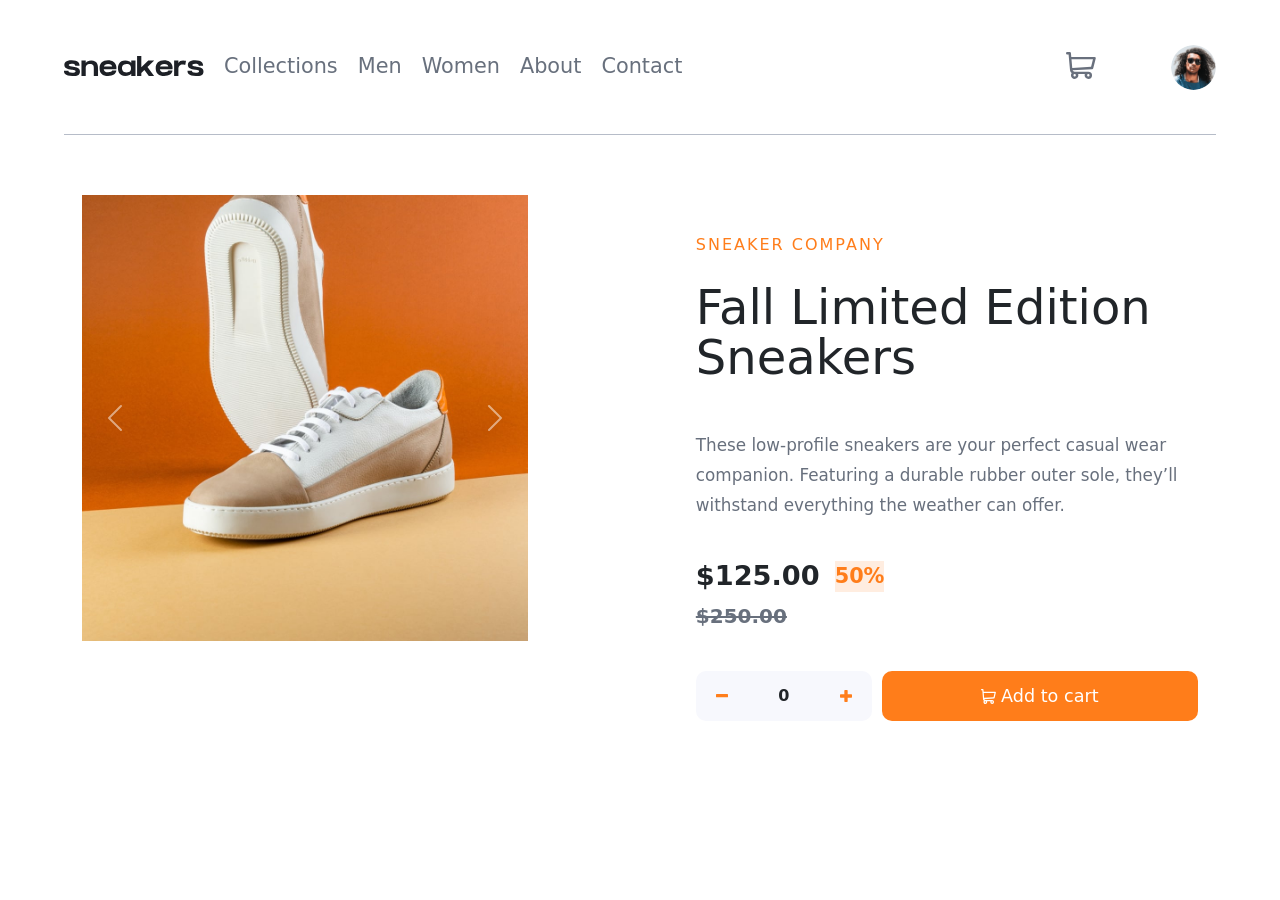
<file: index.html>
<!DOCTYPE html>
<html lang="en">
<head>
  <meta charset="UTF-8">
  <meta name="viewport" content="width=device-width, initial-scale=1.0"> <!-- displays site properly based on user's device -->
  <link rel="icon" type="image/png" sizes="32x32" href="./images/favicon-32x32.png">
  <link rel="stylesheet" href="style.css">
  <link href="https://cdn.jsdelivr.net/npm/bootstrap@5.1.3/dist/css/bootstrap.min.css" rel="stylesheet" integrity="sha384-1BmE4kWBq78iYhFldvKuhfTAU6auU8tT94WrHftjDbrCEXSU1oBoqyl2QvZ6jIW3" crossorigin="anonymous">
  <title>E-commerce product page | Frontend Mentor</title>
</head>
<body>
    <header>
      <div class="nav-container">
          <div class="burger"></div>
          <div class="logo-links">
          <div class="logo"></div>
          <div class="links">
            <ul>
              <li><a href="/error 404/index.html">Collections</a></li>
              <li><a href="/error 404/index.html">Men</a></li>
              <li><a href="/error 404/index.html">Women</a></li>
              <li><a href="/error 404/index.html">About</a></li>
              <li><a href="/error 404/index.html">Contact</a></li>
            </ul>
          </div>
        </div>
          <div class="cart-dp">
            <div class="cart">
              <div class="cart-number">0</div>
            </div>
            <div class="display-image"></div>
          </div>
      </div>
      <nav class="menu">
        <div class="side-menu">
          <div class="side-container">
          <div class="close"></div>
          <div class="side-links">
            <ul>
              <li><a href="/error 404/index.html" class="col">Collections</a></li>
              <li><a href="/error 404/index.html">Men</a></li>
              <li><a href="/error 404/index.html">Women</a></li>
              <li><a href="/error 404/index.html">About</a></li>
              <li><a href="/error 404/index.html">Contact</a></li>
            </ul>
          </div>
          </div>
        </div>
      </nav>

      <div class="cart-card">

        <div class="card-head">
          <h1>
            Cart
          </h1>
          <div class="line"></div>
        </div>

        <div class="main-card">

          <p class="empty">
            Your cart is empty
          </p>

          <div class="prod"></div>

          <!-- <div class="prod">
            <img src="/images/image-product-1-thumbnail.jpg" alt="cart item thumbnail" class="cart-thumb">
          <div class="added-product">
            <p>Autumn Limited Edition Sneakers</p>
          <div class="quantity">
            <p>$125.00 x 3 <span class="total">$375.00</span></p>            
          </div>
          </div>
          <img src="/images/icon-delete.svg" alt="delete cart item" class="delete">
          </div> -->
        </div>

        <div class="checkout">
          <a href="/error 404/index.html">Checkout</a>
        </div>
      </div>
            
    </header>
    <main>
      <div class="container">
        <div class="kicks">
          <div id="carouselExampleControls" class="carousel slide" data-ride="carousel">
            <div class="carousel-inner">
              <div class="carousel-item active">
                <img class="d-block w-100" src="/images/image-product-1.jpg" alt="First slide">
              </div>
              <div class="carousel-item">
                <img class="d-block w-100" src="/images/image-product-2.jpg" alt="Second slide">
              </div>
              <div class="carousel-item">
                <img class="d-block w-100" src="/images/image-product-3.jpg" alt="Third slide">
              </div>
            </div>
            <a class="carousel-control-prev" href="#carouselExampleControls" role="button" data-slide="prev">
              <span class="carousel-control-prev-icon" aria-hidden="true"></span>
              <span class="sr-only"></span>
            </a>
            <a class="carousel-control-next" href="#carouselExampleControls" role="button" data-slide="next">
              <span class="carousel-control-next-icon" aria-hidden="true"></span>
              <span class="sr-only"></span>
            </a>
          </div>
          <!-- <div class="previous arrow"><img src="/images/icon-previous.svg" alt="Right button"></div>
        <div class="next arrow"><img src="/images/icon-next.svg" alt="Next button"></div>
          <img src="/images/image-product-1.jpg" alt="" srcset="" class="shoe shoe 1">
          <div class="shoe-thumbs">
            <div class="thumb one">
              <div class="overlay"></div>
              <img src="/images/image-product-1-thumbnail.jpg" alt="Thumbnail 1">
            </div>
            <div class="thumb">
              <div class="overlay"></div>
              <img src="/images/image-product-2-thumbnail.jpg" alt="Thumbnail 2">
            </div>
            <div class="thumb">
              <div class="overlay"></div>
              <img src="/images/image-product-3-thumbnail.jpg" alt="Thumbnail 3">
            </div>
            <div class="thumb">
              <div class="overlay"></div>
              <img src="/images/image-product-4-thumbnail.jpg" alt="Thumbnail 4"></div>
          </div> -->
        </div>
        <div class="kick-details">
          <h2 class="company-name">Sneaker Company</h2>
          <h1 class="ltd-edition">Fall Limited Edition Sneakers</h1>
          <p class="shoe-desc">
            These low-profile sneakers are your perfect casual wear companion. Featuring a durable rubber outer sole, they’ll withstand everything the weather can offer.
          </p>
          <div class="pricing">
            <div class="discount">
              <div class="actual-price">$125.00</div>
              <div class="percent-discount">50%</div>
            </div>
            <div class="old-price">$250.00</div>
          </div>
          <div class="add-cart">
            <div class="sub-add">
              <img src="/images/icon-minus.svg" alt="minus" class="minus">
              <span class="count">0</span>
              <img src="/images/icon-plus.svg" alt="plus" class="plus">
            </div>
            <div class="add-btn"><img src="/images/icon-cart.svg" alt="cart button" srcset="" class="filter-white">Add to cart</div>
          </div>
        </div>
      </div>
    </main>
  <div class="attribution">
    Challenge by <a href="https://www.frontendmentor.io?ref=challenge" target="_blank">Frontend Mentor</a>. 
    Coded by <a target="_blank" href="https://www.divineobeten.netlify.app">Divine Obeten</a>.
  </div>
  <script src="/app.js"></script>
  <script src="https://cdn.jsdelivr.net/npm/jquery@3.5.1/dist/jquery.slim.min.js" integrity="sha384-DfXdz2htPH0lsSSs5nCTpuj/zy4C+OGpamoFVy38MVBnE+IbbVYUew+OrCXaRkfj" crossorigin="anonymous"></script>
  <script src="https://cdn.jsdelivr.net/npm/bootstrap@4.6.1/dist/js/bootstrap.bundle.min.js" integrity="sha384-fQybjgWLrvvRgtW6bFlB7jaZrFsaBXjsOMm/tB9LTS58ONXgqbR9W8oWht/amnpF" crossorigin="anonymous"></script>
</body>
</html>
</file>
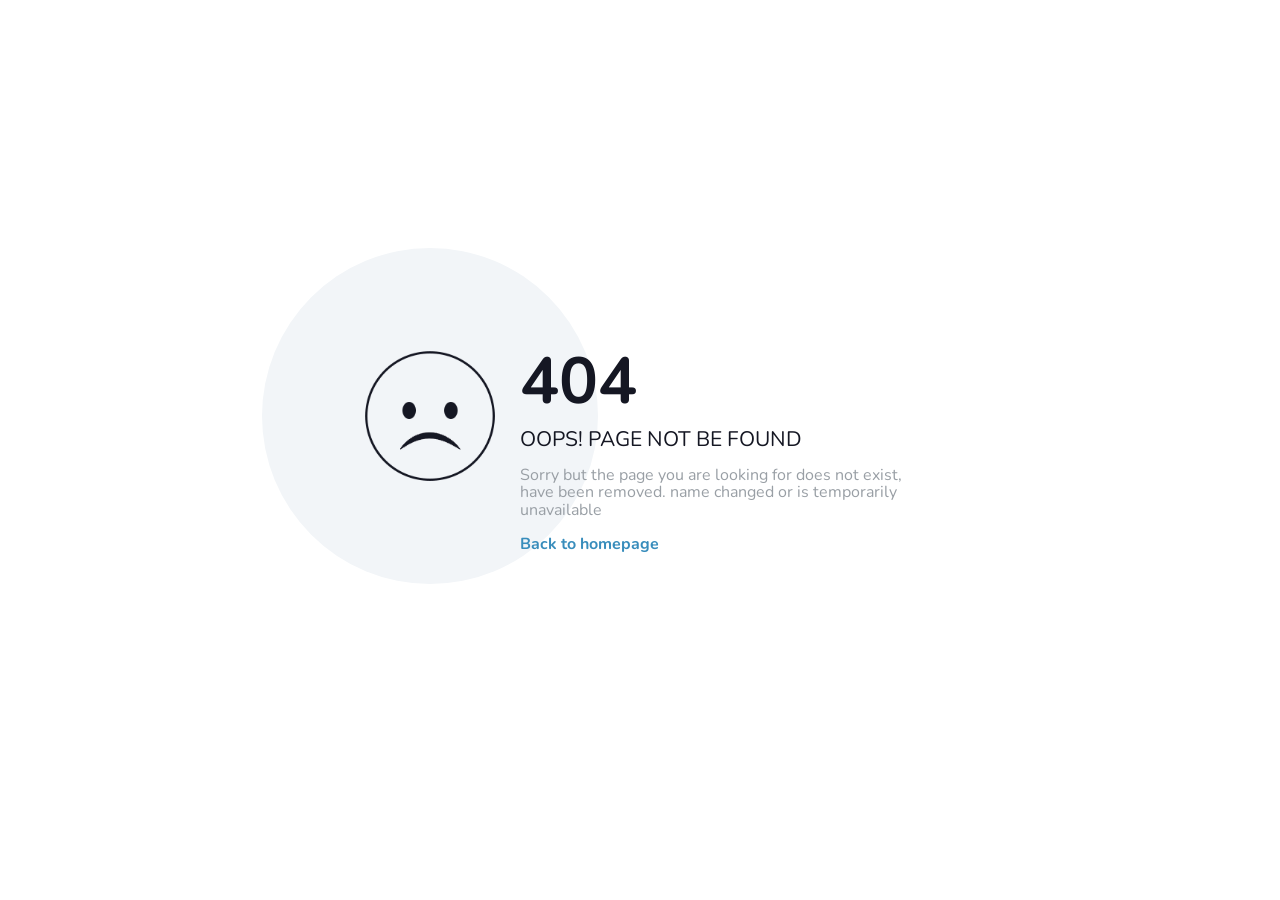
<file: error 404/index.html>
<!DOCTYPE html>
<html lang="en">

<head>
	<meta charset="utf-8">
	<meta http-equiv="X-UA-Compatible" content="IE=edge">
	<meta name="viewport" content="width=device-width, initial-scale=1">
	<!-- The above 3 meta tags *must* come first in the head; any other head content must come *after* these tags -->

	<title>ERROR 404</title>

	<!-- Google font -->
	<link href="https://fonts.googleapis.com/css?family=Nunito:400,700" rel="stylesheet">

	<!-- Custom stlylesheet -->
	<link type="text/css" rel="stylesheet" href="css/style.css" />

	<!-- HTML5 shim and Respond.js for IE8 support of HTML5 elements and media queries -->
	<!-- WARNING: Respond.js doesn't work if you view the page via file:// -->
	<!--[if lt IE 9]>
		  <script src="https://oss.maxcdn.com/html5shiv/3.7.3/html5shiv.min.js"></script>
		  <script src="https://oss.maxcdn.com/respond/1.4.2/respond.min.js"></script>
		<![endif]-->

</head>

<body>

	<div id="notfound">
		<div class="notfound">
			<div class="notfound-404"></div>
			<h1>404</h1>
			<h2>Oops! Page Not Be Found</h2>
			<p>Sorry but the page you are looking for does not exist, have been removed. name changed or is temporarily unavailable</p>
			<a href="/index.html">Back to homepage</a>
		</div>
	</div>

</body><!-- This templates was made by Colorlib (https://colorlib.com) -->

</html>
</file>
<file: style.css>
@import url("https://fonts.googleapis.com/css2?family=Kumbh+Sans:wght@400;500;700&display=swap");

* {
    margin: 0;
    padding: 0;
    box-sizing: border-box;
}

body {
    font-family: "Kumbh Sans", sans-serif;
    font-size: 16px;
}
/* NAVBAR */
header {
    min-height: 10vh;
    width: 100%;
    background-color: hsl(0, 0%, 100%);
}

.nav-container {
    min-height: 10vh;
    max-width: 100%;
    display: flex;
    justify-content: space-between;
    align-items: center;
    flex-direction: row;
    margin: 0 5%;
}

.logo-links {
    display: flex;
    align-items: center;
    justify-content: space-between;
    flex-direction: row;
    width: 60%;
}

.cart-dp {
    display: flex;
    align-items: center;
    flex-direction: row;
    justify-content: space-between;
    width: 22%;
}

.burger {
    background: url(/images/icon-menu.svg) no-repeat;
    background-size: contain;
    height: 22px;
    width: 25px;
    cursor: pointer;
}

.logo {
    background: url(/images/logo.svg) no-repeat;
    background-size: contain;
    width: 140px;
    height: 22px;
}

.links ul {
    display: none;
}

.menu {
    display: none;
    min-height: 100vh;
    background-color: hsla(0, 0%, 0%, 0.556);
    position: absolute;
    width: 100%;
    top: 0;
    z-index: 500;
}

.menu.active { 
    display: flex;
}

.side-menu {
    background-color: white;
    width: 66vw;
    min-height: 100vh;
    height: 100%;
    display: flex;
    flex-direction: column;    
}

.side-container {
    width: 100%;
    height: 100%;
    padding: 20px 0 0 20px;
    display: flex;
    flex-direction: column;
}

.close {
    background: url(/images/icon-close.svg) no-repeat;
    background-size: contain;
    height: 25px;
    width: 25px;
    cursor: pointer;
}

.side-links ul {
    list-style: none;
    padding-top: 20px;
}

.side-links ul li a {
    color: black;
    line-height: 50px;
    text-decoration: none;   
    font-size: 1.5rem;
    font-weight: 700;
}

.cart {
    background: url(/images/icon-cart.svg) no-repeat;
    background-size: contain;
    height: 30px;
    width: 30px;
    cursor: pointer;
    position: relative;
}

.cart-number {
    position: absolute;
    right: -5px;
    top: -5px;
    color: white;
    height: 18px;
    width: 18px;
    display: none;
    justify-content: center;
    align-items: center;
    background-color: hsl(26, 100%, 55%);
    border-radius: 50%;
    font-size: .7rem;
}

.cart-number.display {
    display: flex;
}

.display-image {
    background: url(/images/image-avatar.png) no-repeat;
    background-size: contain;
    height: 35px;
    width: 35px;
    border-radius: 50%;
    cursor: pointer;
    align-self: flex-end;
}
/* NAVBAR END */

.cart-card {
    display: none;
    flex-direction: column;
    position: absolute;
    z-index: 600;
    box-shadow: rgba(0, 0, 0, 0.24) 0px 13px 18px;
    background-color: hsl(0, 0%, 100%);
    border-radius: 10px;
    top: 10vh;
    right: 2vh;
    min-width: 300px;
    min-height: 200px;    
}

.prod {
    display: flex;
    justify-content: space-around;
    align-items: center;
}

.cart-card.toggle {
    display: flex;
}

.line {
    width: 100%;
    height: 1px;
    background-color: hsla(217, 9%, 45%, 0.178);
}

.card-head h1 {
    padding: 20px;
    font-size: 1rem;
    font-weight: 550;
}

.main-card {
    display: flex;
    padding: 20px;
    justify-content: center;
    align-items: center;
}

.empty {
    padding-top: 10%;
    color:hsl(219, 9%, 45%);
}

.empty.disappear {
    display: none;
}

.added-product {
    color: hsl(219, 9%, 45%);
}

.delete {
    cursor: pointer;
}

.added-product p {
    padding: 0 15px;
    font-size: 0.82rem;
}

.cart-thumb {
    width: 50px;
    border-radius: 5px;
}

.total {
    color: hsl(0, 0%, 0%);
    font-weight: 550;
}

.checkout {
    padding: 0px 20px 20px 20px;
    display: none;
    justify-content: center;
    align-items: center;
}

.checkout.appear {
    display: flex;
}

.checkout a {
    display: flex;
    align-items: center;
    justify-content: center;
    width: 100%;
    height: 45px;
    color: hsl(0, 0%, 100%);
    text-decoration: none;
    background-color: hsl(26, 100%, 55%);
    border-radius: 8px;
}

.shoe {
    width: 100%;
    position: relative;
}

.shoe-slide {
    display: flex;
}

.previous {
    left: 4%;
}

.previous:hover {
    left: 3%;
}

.next {
    right: 4%;
}

.next:hover {
    right: 3%;
}

.arrow {
    position: absolute;
    top: 32%;
    z-index: 400;
    height: 100%;
    max-height: 40px;
    width: 100%;
    max-width: 40px;
    border-radius: 50%;
    background-color: white;
    display: flex;
    justify-content: center;
    align-items: center;
    cursor: pointer;
    transition: all 0.3s ease-in-out;
}

.kick-details {
    padding: 20px 30px;
}

.company-name {
    color: hsl(26, 100%, 55%);
    font-size: .9rem;
    text-transform: uppercase;
    padding-bottom: 10px;
}

.ltd-edition {
    line-height: 30px;
    padding-bottom: 20px;
}

.shoe-desc {
    color: hsl(219, 9%, 45%);
    padding-bottom: 15px;
    line-height: 25px;
}

.pricing {
    display: flex;
    padding-bottom: 15px;
    justify-content: space-between;
    align-items: center;
    font-weight: 700;
}

.discount {
    height: 40px;
    display: flex;
    justify-content: space-between;
    font-weight: 700;
    align-items: center;
}

.actual-price {
    font-size: 1.4rem;
}

.percent-discount {
    display: flex;
    justify-content: center;
    font-weight: 700;
    margin-left: 10px;
    color: hsl(26, 100%, 55%);
    background-color: hsl(25, 100%, 94%);
}

.old-price {
    color: hsl(219, 9%, 45%);
    text-decoration: line-through;
}

.sub-add {
    height: 50px;
    padding: 0 20px;
    border-radius: 10px;
    font-weight: 700;
    display: flex;
    justify-content: space-between;
    align-items: center;
    background-color: hsl(223, 64%, 98%);
    margin-bottom: 20px;
}

.filter-white {
    height: 15px;
    width: 15px;
    margin-right: 5px;
    filter: 
    invert(100%)
    sepia(20%)
    saturate(0%)
    hue-rotate(100deg)
    brightness(180%)
    contrast(100%);
}

.minus, .plus {
    cursor: pointer;
}

.add-btn {
    color: white;
    cursor: pointer;
    background-color: hsl(26, 100%, 55%);
    height: 50px;
    font-size: 1.1rem;
    border-radius: 10px;
    display: flex;
    justify-content: center;
    align-items: center;
}

.shoe-thumbs {
    display: none;
}

.attribution { 
    font-size: 15px; 
    text-align: center; 
    display: none;
}
    
.attribution a {
    color: black; 
    text-decoration: none;
}


@media (min-width:450px) {
    .arrow {
        top: 35%;
    }
}

@media (min-width:600px) {
    .arrow {
        top: 50%;
    }
}

@media (min-width: 800px) {
    header {
        display: flex;
        flex-direction: row;
        justify-content: center;
    }

    .nav-container {
        max-height: 15vh;
        min-width: 90%;
        border-bottom: 1px solid hsl(220, 14%, 75%);
    }

    .burger {
        display: none;
    }    

    .menu {
        display: none;
    }

    .logo-links {
        justify-content: flex-start;
        flex-direction: row;
        width: 80%;
    }
    
    .cart-dp {
        justify-content: space-between;
        width: 13%;
    }

    .display-image {
        height: 45px;
        width: 45px;
    }

    .cart-card {
        top: 100px;
        right: 90px;
    }

    .links ul {
        margin: 0;
        padding: 0;
        display: flex;
        align-items: center;
        padding-left: 10px;
        height: 15vh;
    }
     
    .links ul li {
        list-style: none;
        cursor: pointer;
        padding: 0 10px;
    }
    
    .links ul li a {
        display: flex;
        align-items: center;
        height: 15vh;
        font-size: 1.3rem;
        color: hsl(219, 9%, 45%);
        text-decoration: none;
    }
    
   .links ul li a:hover {
        color: hsl(26, 100%, 55%);
        border-bottom: 4px solid hsl(26, 100%, 55%);
    }

    .display-image:hover {
        border: 2px solid hsl(26, 100%, 55%);
    }

    .arrow {
        display: none;
    }

    main {
        display: flex;
        justify-content: center;
        align-content: center;
    }

    .container {
        display: flex;
        justify-content: space-between;
        flex-direction: column;
        margin: 60px 0 100px 0;
        width: 100%;
        max-width: 90vw;
    }

    .kicks {
        width: 100%;
    }

    .shoe {
        border-radius: 20px;
    }

    .shoe-thumbs {
        display: flex;
        justify-content: center;
        align-content: center;
        flex-direction: row;
        width: 100%;
    }

    .thumb {
        padding: 20px 10px;
        display: flex;
        justify-content: center;
        align-items: center;
    }

    .overlay {
        position: absolute;
        display: flex;
        justify-content: center;
        align-self: center;
        width: 95px;
        height: 95px;
        background-color: rgba(255, 255, 255, 0.651);
        z-index: 100;
        border-radius: 10px;
        visibility: hidden;
    }

    .show-overlay {
        visibility: visible;
        border: 3px solid hsl(26, 100%, 55%);
    }

    .thumb img {
        max-height: 100px;
        width: 100%;
        height: auto;
        border-radius: 10px;
        position: relative;
        cursor: pointer;
    }

    .kick-details {
        width: 100%;
        padding: 20px 0 0 0;

    }

    .company-name {
        font-size: 1rem;
        letter-spacing: 2px;
        padding: 20px 0 20px 0;
    }

    .ltd-edition {
        font-size: 3rem;
        line-height: 50px;
        padding-bottom: 40px;
    }

    .shoe-desc {
        font-size: 1.05em;
        line-height: 30px;
        padding-bottom: 20px;
    }

    .pricing {
        display: flex;
        align-items: flex-start;
        flex-direction: column;
        padding-bottom: 40px;
    }

    .actual-price {
        font-size: 1.7rem;
        margin-right: 5px;
    }

    .old-price {
        font-size: 1.25rem;
        margin-top: 5px;
    }

    .percent-discount {
        font-size: 1.3rem;
    }

    .add-cart {
        display: flex;
        flex-direction: row;
        align-content: center;
        justify-content: space-between;
        width: 100%;
    }

    .sub-add {
        width: 35%;
    }

    .add-btn {
        width: 63%;
    }
}

@media (min-width:1080px) {
    .container {
        display: flex;
        flex-direction: row;
    }

    .kicks {
        width: 40%;
    }

    .kick-details {
        width: 45%;
    }
}
</file>
<file: error 404/css/style.css>
* {
  -webkit-box-sizing: border-box;
          box-sizing: border-box;
}

body {
  padding: 0;
  margin: 0;
}

#notfound {
  position: relative;
  height: 100vh;
}

#notfound .notfound {
  position: absolute;
  left: 50%;
  top: 50%;
  -webkit-transform: translate(-50%, -50%);
      -ms-transform: translate(-50%, -50%);
          transform: translate(-50%, -50%);
}

.notfound {
  max-width: 560px;
  width: 100%;
  padding-left: 160px;
  line-height: 1.1;
}

.notfound .notfound-404 {
  position: absolute;
  left: 0;
  top: 0;
  display: inline-block;
  width: 140px;
  height: 140px;
  background-image: url('../img/emoji.png');
  background-size: cover;
}

.notfound .notfound-404:before {
  content: '';
  position: absolute;
  width: 100%;
  height: 100%;
  -webkit-transform: scale(2.4);
      -ms-transform: scale(2.4);
          transform: scale(2.4);
  border-radius: 50%;
  background-color: #f2f5f8;
  z-index: -1;
}

.notfound h1 {
  font-family: 'Nunito', sans-serif;
  font-size: 65px;
  font-weight: 700;
  margin-top: 0px;
  margin-bottom: 10px;
  color: #151723;
  text-transform: uppercase;
}

.notfound h2 {
  font-family: 'Nunito', sans-serif;
  font-size: 21px;
  font-weight: 400;
  margin: 0;
  text-transform: uppercase;
  color: #151723;
}

.notfound p {
  font-family: 'Nunito', sans-serif;
  color: #999fa5;
  font-weight: 400;
}

.notfound a {
  font-family: 'Nunito', sans-serif;
  display: inline-block;
  font-weight: 700;
  border-radius: 40px;
  text-decoration: none;
  color: #388dbc;
}

@media only screen and (max-width: 767px) {
  .notfound .notfound-404 {
    width: 110px;
    height: 110px;
  }
  .notfound {
    padding-left: 15px;
    padding-right: 15px;
    padding-top: 110px;
  }
}
</file>
